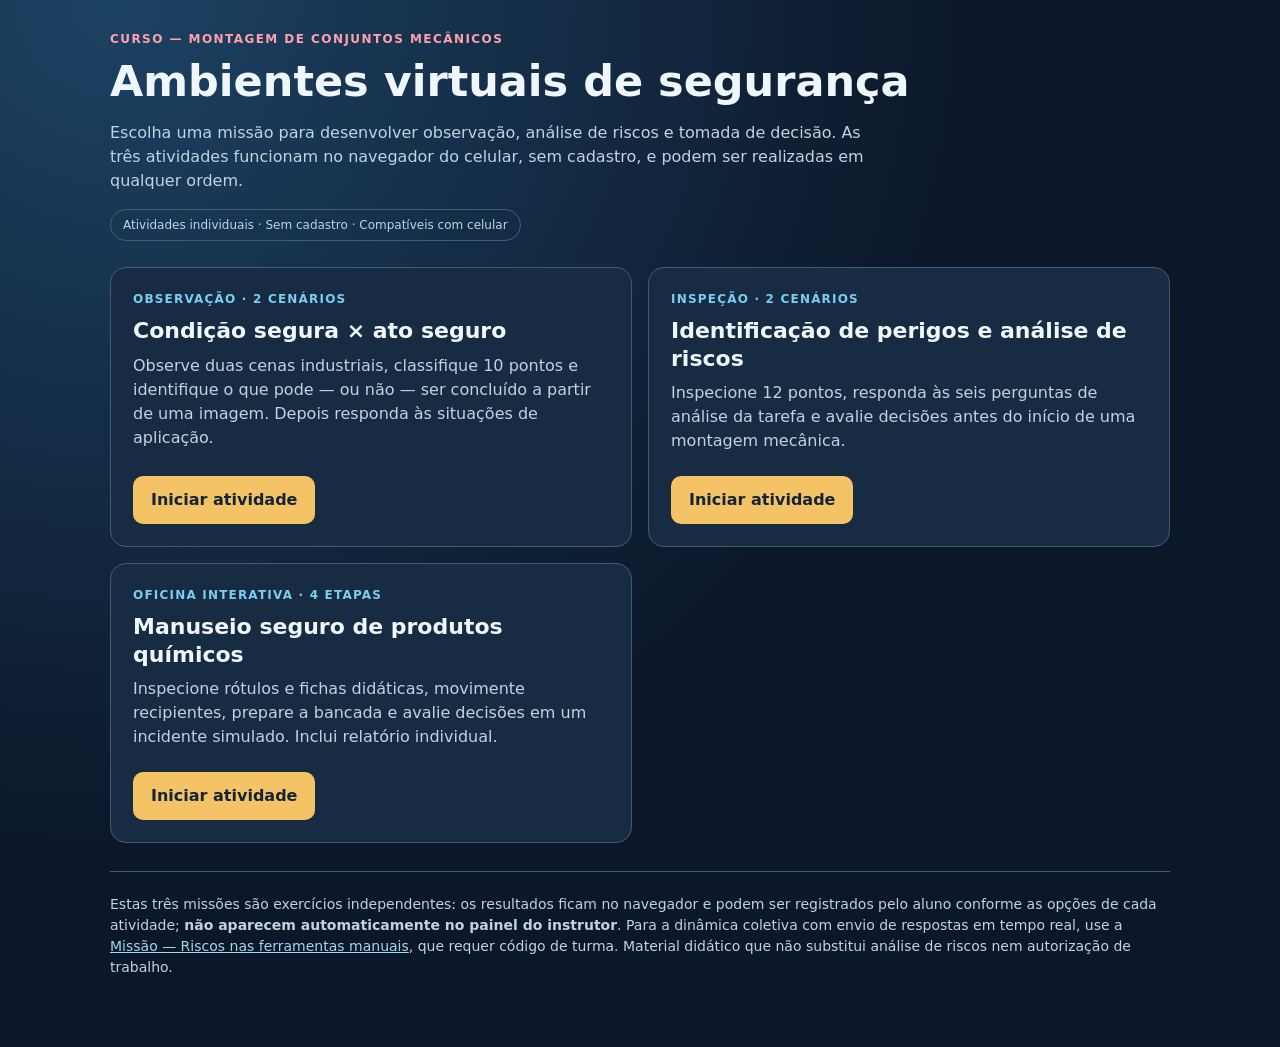
<file: missoes/index.html>
<!doctype html>
<html lang="pt-BR">
<head>
<meta charset="utf-8">
<meta name="viewport" content="width=device-width, initial-scale=1">
<meta name="theme-color" content="#0e2239">
<title>Ambientes virtuais de segurança — Montagem de Conjuntos Mecânicos</title>
<style>
:root{color-scheme:dark;--bg:#0c1729;--ink:#eff7fc;--muted:#c1d3e2;--panel:#172b43;--border:#405d77;--gold:#f4c366;--blue:#7acef0}
*{box-sizing:border-box}html{scroll-behavior:smooth}body{margin:0;background:radial-gradient(circle at 9% 0%,#1c4263 0%,var(--bg) 55%);color:var(--ink);font:16px/1.5 system-ui,"Segoe UI",sans-serif}
main{max-width:1100px;padding:30px 20px 55px;margin:auto}.kicker{font-weight:800;color:#ffa1ac;letter-spacing:.12em;text-transform:uppercase;font-size:12px}
h1{font-size:clamp(27px,4vw,43px);line-height:1.1;margin:10px 0 14px}.lead{color:var(--muted);font-size:16px;max-width:780px}
.grid{display:grid;grid-template-columns:repeat(2,minmax(0,1fr));gap:16px;margin-top:26px}
.card{padding:22px;background:var(--panel);border:1px solid var(--border);border-radius:16px;display:flex;flex-direction:column;gap:9px}
.card small{font-size:12px;color:var(--blue);font-weight:800;text-transform:uppercase;letter-spacing:.1em}
.card h2{margin:0;font-size:22px;line-height:1.25}.card p{color:var(--muted);margin:0 0 14px;flex:1}.link{display:inline-block;align-self:flex-start;background:var(--gold);color:#152338;font-weight:800;text-decoration:none;padding:12px 18px;border-radius:10px}
.link:focus-visible,.link:hover{outline:2px solid white;outline-offset:3px}
.footer{border-top:1px solid var(--border);margin-top:28px;padding-top:22px;color:var(--muted);font-size:14px}
.footer a{color:#9bdaef} .badge{display:inline-block;border:1px solid var(--border);border-radius:99px;padding:6px 12px;color:var(--muted);font-size:12px}
@media(max-width:680px){main{padding:22px 13px 38px}.grid{grid-template-columns:1fr}.card{padding:18px}.card h2{font-size:20px}}
</style>
</head>
<body><main>
<div class="kicker">Curso — Montagem de Conjuntos Mecânicos</div>
<h1>Ambientes virtuais de segurança</h1>
<p class="lead">Escolha uma missão para desenvolver observação, análise de riscos e tomada de decisão. As três atividades funcionam no navegador do celular, sem cadastro, e podem ser realizadas em qualquer ordem.</p>
<div class="badge">Atividades individuais · Sem cadastro · Compatíveis com celular</div>
<div class="grid">
<article class="card">
<small>Observação · 2 cenários</small>
<h2>Condição segura × ato seguro</h2>
<p>Observe duas cenas industriais, classifique 10 pontos e identifique o que pode — ou não — ser concluído a partir de uma imagem. Depois responda às situações de aplicação.</p>
<a class="link" href="condicao-segura-ato-seguro/">Iniciar atividade</a>
</article>
<article class="card">
<small>Inspeção · 2 cenários</small>
<h2>Identificação de perigos e análise de riscos</h2>
<p>Inspecione 12 pontos, responda às seis perguntas de análise da tarefa e avalie decisões antes do início de uma montagem mecânica.</p>
<a class="link" href="identificacao-perigos-analise-riscos/">Iniciar atividade</a>
</article>
<article class="card">
<small>Oficina interativa · 4 etapas</small>
<h2>Manuseio seguro de produtos químicos</h2>
<p>Inspecione rótulos e fichas didáticas, movimente recipientes, prepare a bancada e avalie decisões em um incidente simulado. Inclui relatório individual.</p>
<a class="link" href="manuseio-produtos-quimicos/">Iniciar atividade</a>
</article>
</div>
<p class="footer">Estas três missões são exercícios independentes: os resultados ficam no navegador e podem ser registrados pelo aluno conforme as opções de cada atividade; <strong>não aparecem automaticamente no painel do instrutor</strong>. Para a dinâmica coletiva com envio de respostas em tempo real, use a <a href="../">Missão — Riscos nas ferramentas manuais</a>, que requer código de turma. Material didático que não substitui análise de riscos nem autorização de trabalho.</p>
</main></body></html>
</file>
